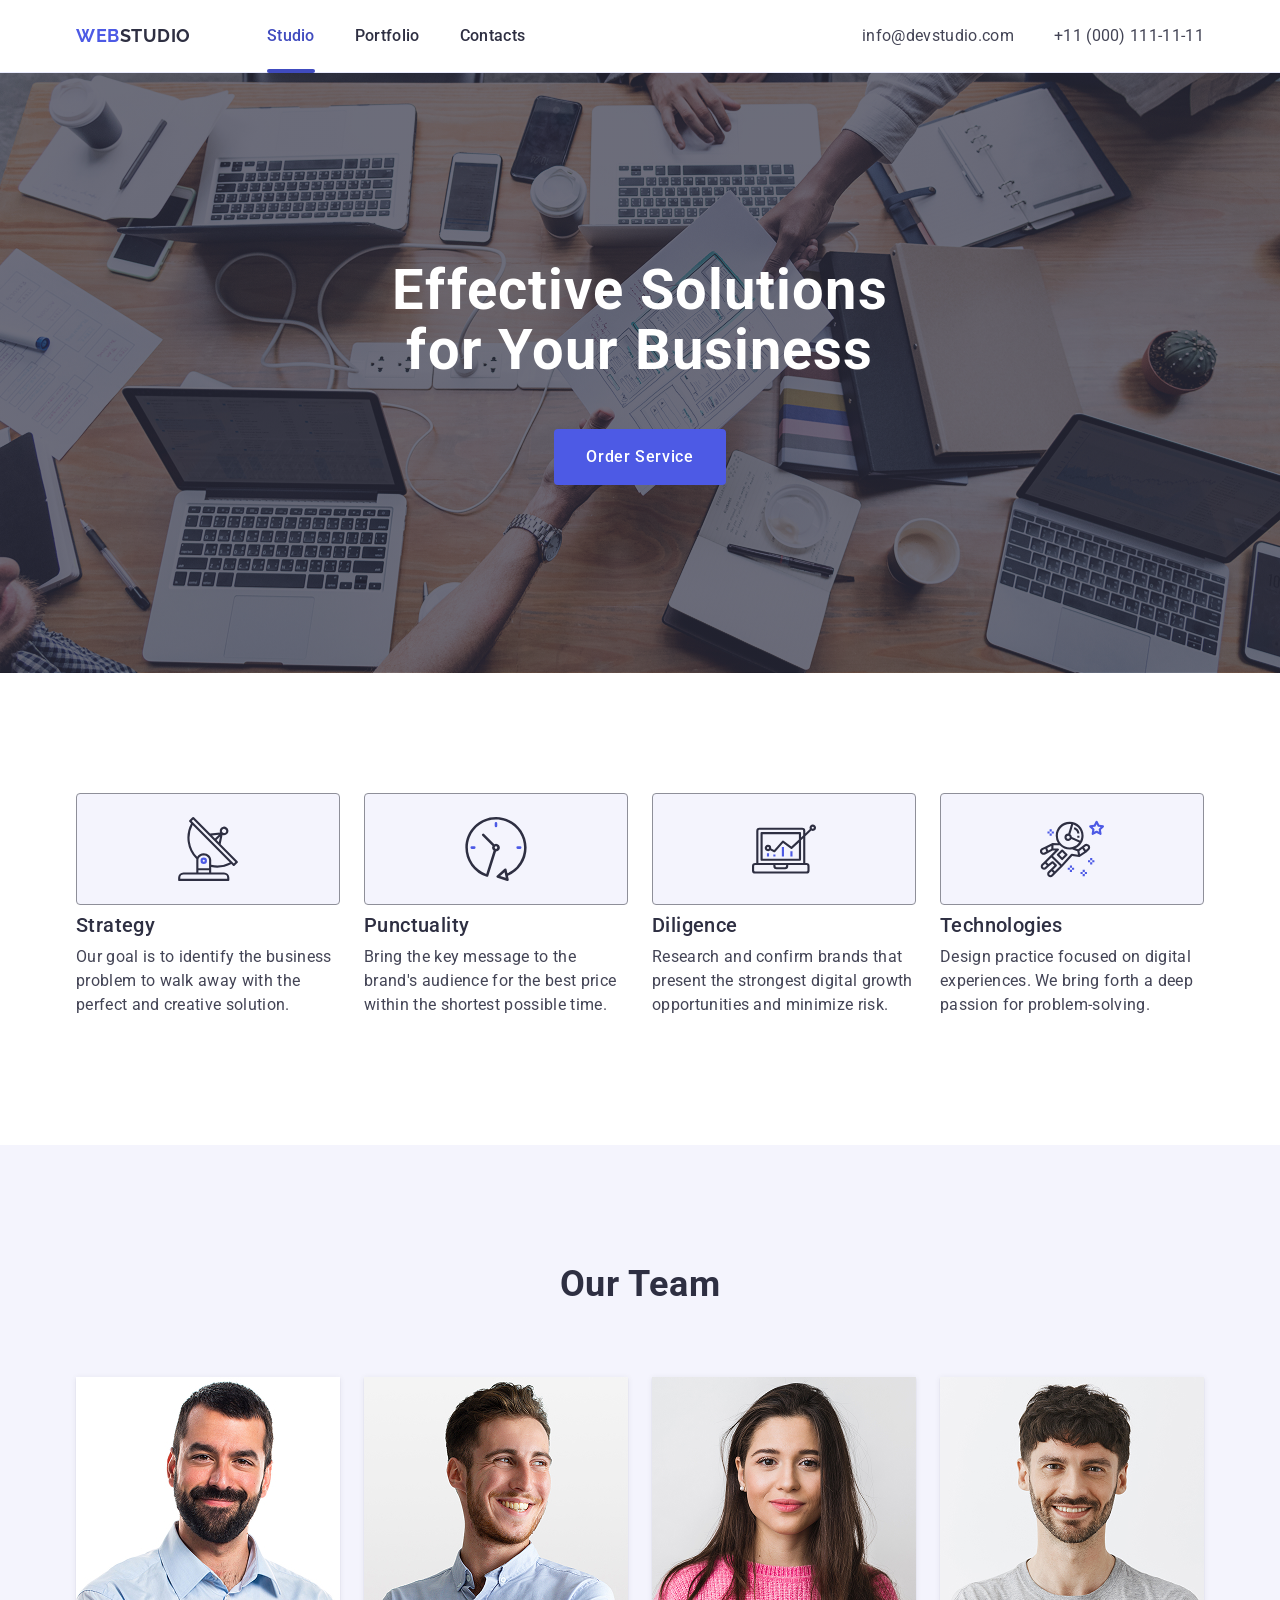
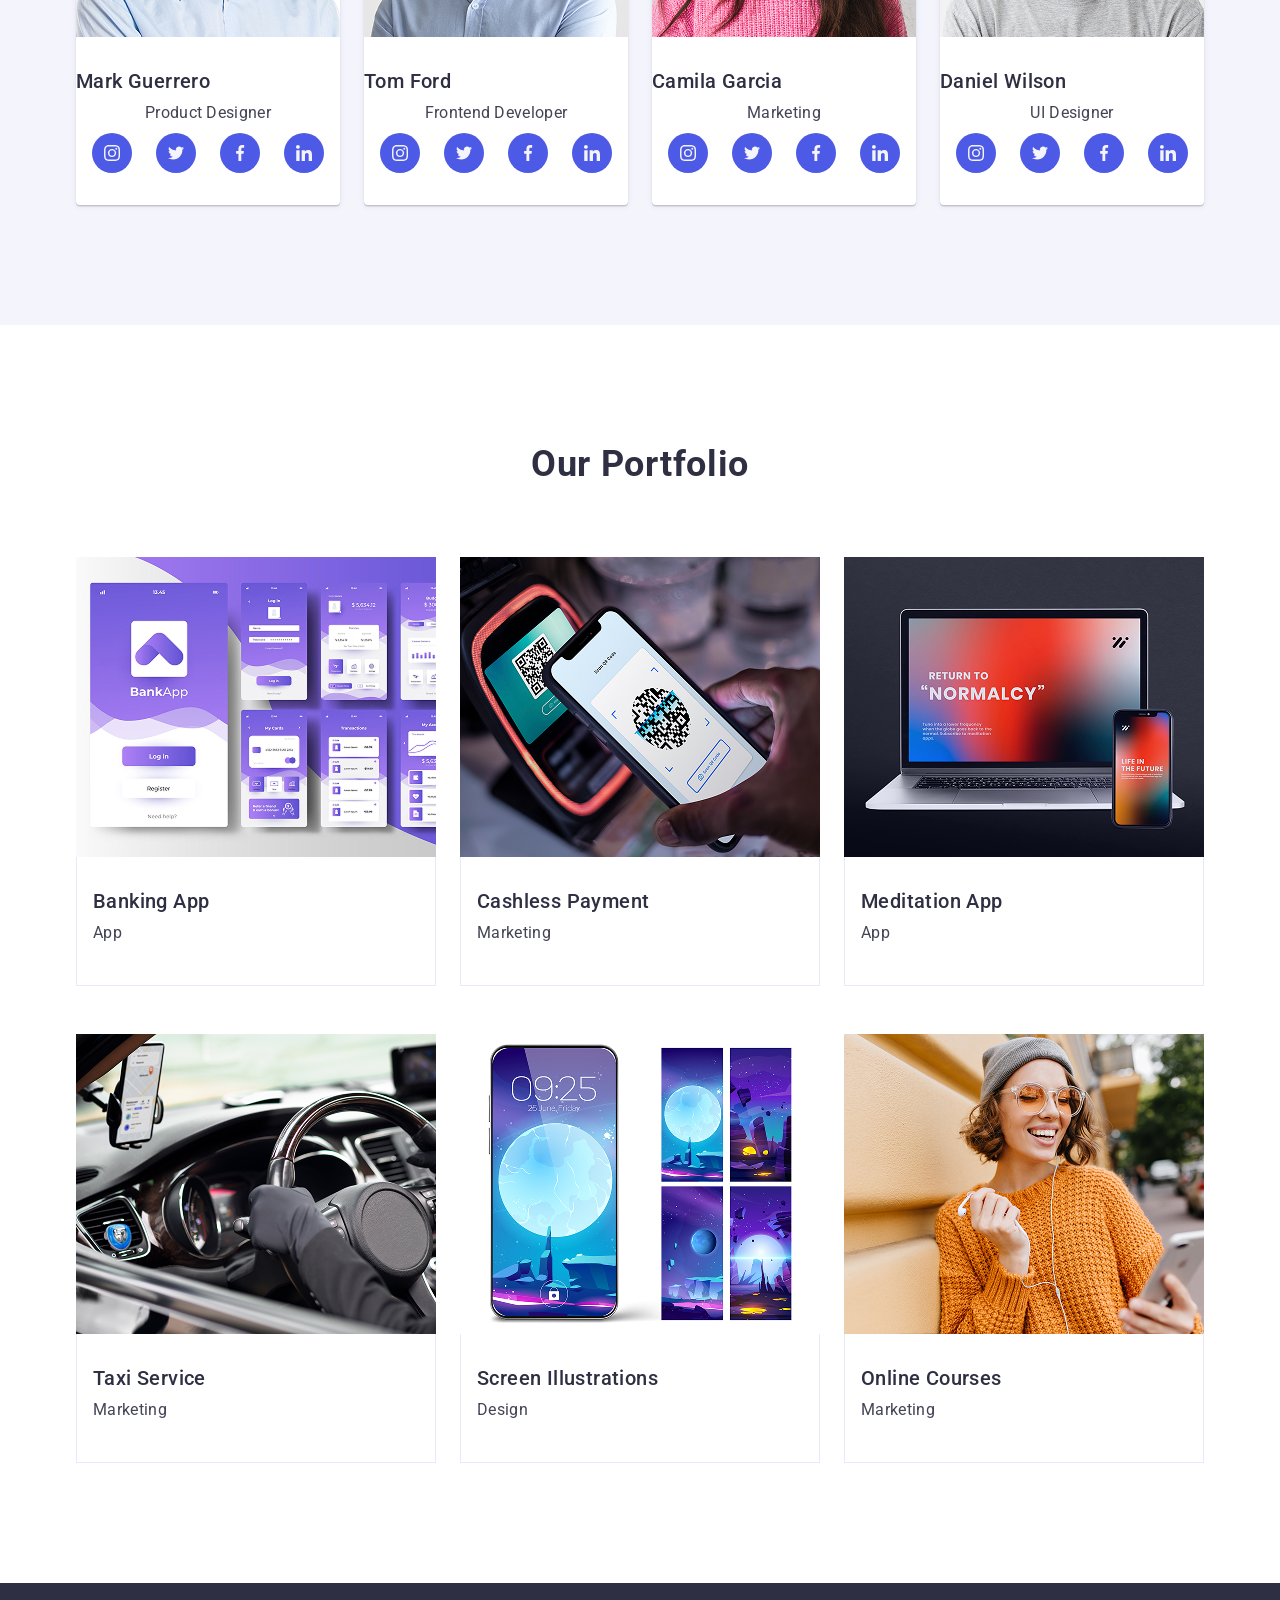
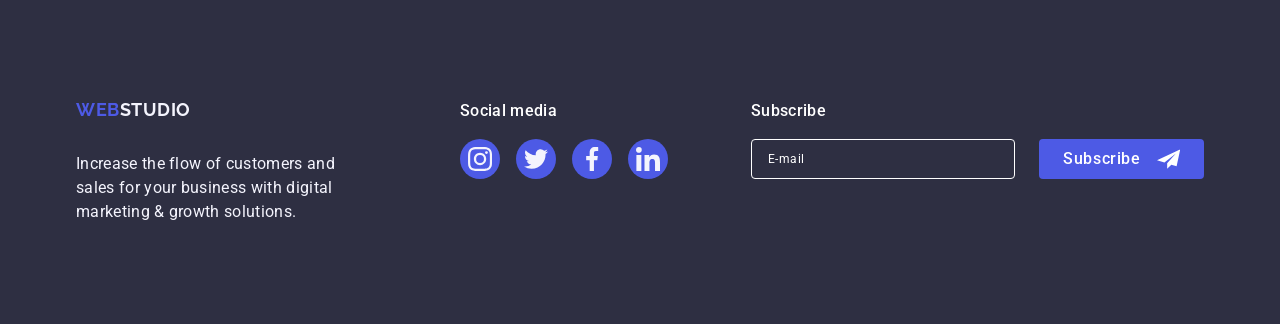
<file: index.html>
<!doctype html>
<html lang="en">
  <head>
    <meta charset="UTF-8" />
    <meta name="viewport" content="width=device-width, initial-scale=1.0" />
    <title>WebStudio</title>

    <link rel="preconnect" href="https://fonts.googleapis.com" />
    <link rel="preconnect" href="https://fonts.gstatic.com" crossorigin />
    <link
      href="https://fonts.googleapis.com/css2?family=Raleway:wght@700&family=Roboto:wght@400;500;700&display=swap"
      rel="stylesheet"
    />
    <link
      rel="stylesheet"
      href="https://cdnjs.cloudflare.com/ajax/libs/modern-normalize/3.0.1/modern-normalize.min.css"
      integrity="sha512-q6WgHqiHlKyOqslT/lgBgodhd03Wp4BEqKeW6nNtlOY4quzyG3VoQKFrieaCeSnuVseNKRGpGeDU3qPmabCANg=="
      crossorigin="anonymous"
      referrerpolicy="no-referrer"
    />
    <link rel="stylesheet" href="./css/main.css" />
  </head>
  <body>
    <!--====== Header ======-->
    <header id="header" class="header-page">
      <div class="container header-container">
        <a class="logo header-logo" href="./index.html"
          >Web<span class="logo-part">Studio</span></a
        >
        <nav class="nav-page">
          <ul class="nav-list">
            <li class="nav-item">
              <a class="nav-item-link-one" href="./index.html">Studio</a>
            </li>
            <li class="nav-item">
              <a class="nav-item-link" href="">Portfolio</a>
            </li>
            <li class="nav-item">
              <a class="nav-item-link" href="">Contacts</a>
            </li>
          </ul>
        </nav>
        <address class="contacts">
          <ul class="contacts-list">
            <li class="contacts-item">
              <a class="contacts-link" href="mailto:info@devstudio.com"
                >info@devstudio.com</a
              >
            </li>
            <li class="contacts-item">
              <a class="contacts-link" href="tel:+110001111111"
                >+11 (000) 111-11-11</a
              >
            </li>
          </ul>
        </address>
        <button
          class="menu-toggle js-open-menu"
          type="button"
          aria-expanded="false"
          aria-controls="mobile-menu"
        >
          <svg class="icon-burger-menu" width="24" height="24">
            <use href="./images/icons.svg#icon-burger-menu"></use>
          </svg>
        </button>
      </div>
    </header>
    <!-- ====== Hero ====== -->
    <main>
      <section id="hero" class="hero">
        <div class="container hero-cont">
          <h1 class="hero-title">Effective Solutions for Your Business</h1>
          <button class="hero-btn" type="button">Order Service</button>
        </div>
      </section>
      <!-- #region Features -->
      <section id="features" class="section-serv">
        <div class="container section-cont">
          <h2 class="hero-desc sr-only">Our features</h2>
          <ul class="hero-list">
            <li class="hero-list-item">
              <div class="hero-svg-cont">
                <svg class="icon" width="64" height="64">
                  <use href="./images/icons.svg#icon-antenna"></use>
                </svg>
              </div>
              <h3 class="title-desc">Strategy</h3>
              <p class="text-desc">
                Our goal is to identify the business problem to walk away with
                the perfect and creative solution.
              </p>
            </li>
            <li class="hero-list-item">
              <div class="hero-svg-cont">
                <svg class="icon" width="64" height="64">
                  <use href="./images/icons.svg#icon-clock"></use>
                </svg>
              </div>
              <h3 class="title-desc">Punctuality</h3>
              <p class="text-desc">
                Bring the key message to the brand's audience for the best price
                within the shortest possible time.
              </p>
            </li>
            <li class="hero-list-item">
              <div class="hero-svg-cont">
                <svg class="icon" width="64" height="64">
                  <use href="./images/icons.svg#icon-diagram"></use>
                </svg>
              </div>
              <h3 class="title-desc">Diligence</h3>
              <p class="text-desc">
                Research and confirm brands that present the strongest digital
                growth opportunities and minimize risk.
              </p>
            </li>
            <li class="hero-list-item">
              <div class="hero-svg-cont">
                <svg class="icon" width="64" height="64">
                  <use href="./images/icons.svg#icon-astronaut"></use>
                </svg>
              </div>
              <h3 class="title-desc">Technologies</h3>
              <p class="text-desc">
                Design practice focused on digital experiences. We bring forth a
                deep passion for problem-solving.
              </p>
            </li>
          </ul>
        </div>
      </section>
      <!-- #region Team -->
      <section id="team" class="section-hero">
        <div class="container">
          <h2 class="section-title">Our Team</h2>
          <ul class="section-list">
            <li class="section-item">
              <img
                src="./images/team/team-1.jpg"
                srcset="
                  ./images/team/team-1.jpg    1x,
                  ./images/team/team-1@2x.jpg 2x
                "
                alt="Mark Guerrero avatar"
                width="264"
                height="260"
              />
              <div class="foto-desc">
                <h3 class="title-desc">Mark Guerrero</h3>
                <p class="text-desc">Product Designer</p>

                <ul class="social-masager">
                  <li class="social-icon">
                    <a class="social-icon-link" href="">
                      <svg class="svg-socal-icon" width="16" height="16">
                        <use href="./images/icons.svg#icon-instagram"></use>
                      </svg>
                    </a>
                  </li>
                  <li class="social-icon">
                    <a class="social-icon-link" href="">
                      <svg class="svg-socal-icon" width="16" height="16">
                        <use href="./images/icons.svg#icon-twitter"></use>
                      </svg>
                    </a>
                  </li>
                  <li class="social-icon">
                    <a class="social-icon-link" href="">
                      <svg class="svg-socal-icon" width="16" height="16">
                        <use href="./images/icons.svg#icon-facebook"></use>
                      </svg>
                    </a>
                  </li>
                  <li class="social-icon">
                    <a class="social-icon-link" href="">
                      <svg class="svg-socal-icon" width="16" height="16">
                        <use href="./images/icons.svg#icon-linkedin"></use>
                      </svg>
                    </a>
                  </li>
                </ul>
              </div>
            </li>
            <li class="section-item">
              <img
                src="./images/team/team-2.jpg"
                srcset="
                  ./images/team/team-2.jpg    1x,
                  ./images/team/team-2@2x.jpg 2x
                "
                alt="Tom Ford avatar"
                width="264"
                height="260"
              />
              <div class="foto-desc">
                <h3 class="title-desc">Tom Ford</h3>
                <p class="text-desc">Frontend Developer</p>
                <ul class="social-masager">
                  <li class="social-icon">
                    <a class="social-icon-link" href="">
                      <svg class="svg-socal-icon" width="16" height="16">
                        <use href="./images/icons.svg#icon-instagram"></use>
                      </svg>
                    </a>
                  </li>
                  <li class="social-icon">
                    <a class="social-icon-link" href="">
                      <svg class="svg-socal-icon" width="16" height="16">
                        <use href="./images/icons.svg#icon-twitter"></use>
                      </svg>
                    </a>
                  </li>
                  <li class="social-icon">
                    <a class="social-icon-link" href="">
                      <svg class="svg-socal-icon" width="16" height="16">
                        <use href="./images/icons.svg#icon-facebook"></use>
                      </svg>
                    </a>
                  </li>
                  <li class="social-icon">
                    <a class="social-icon-link" href="">
                      <svg class="svg-socal-icon" width="16" height="16">
                        <use href="./images/icons.svg#icon-linkedin"></use>
                      </svg>
                    </a>
                  </li>
                </ul>
              </div>
            </li>
            <li class="section-item">
              <img
                src="./images/team/team-3.jpg"
                srcset="
                  ./images/team/team-3.jpg    1x,
                  ./images/team/team-3@2x.jpg 2x
                "
                alt="Camila Garcia avatar"
                width="264"
                height="260"
              />
              <div class="foto-desc">
                <h3 class="title-desc">Camila Garcia</h3>
                <p class="text-desc">Marketing</p>
                <ul class="social-masager">
                  <li class="social-icon">
                    <a class="social-icon-link" href="">
                      <svg class="svg-socal-icon" width="16" height="16">
                        <use href="./images/icons.svg#icon-instagram"></use>
                      </svg>
                    </a>
                  </li>
                  <li class="social-icon">
                    <a class="social-icon-link" href="">
                      <svg class="svg-socal-icon" width="16" height="16">
                        <use href="./images/icons.svg#icon-twitter"></use>
                      </svg>
                    </a>
                  </li>
                  <li class="social-icon">
                    <a class="social-icon-link" href="">
                      <svg class="svg-socal-icon" width="16" height="16">
                        <use href="./images/icons.svg#icon-facebook"></use>
                      </svg>
                    </a>
                  </li>
                  <li class="social-icon">
                    <a class="social-icon-link" href="">
                      <svg class="svg-socal-icon" width="16" height="16">
                        <use href="./images/icons.svg#icon-linkedin"></use>
                      </svg>
                    </a>
                  </li>
                </ul>
              </div>
            </li>
            <li class="section-item">
              <img
                src="./images/team/team-4.jpg"
                srcset="
                  ./images/team/team-4.jpg    1x,
                  ./images/team/team-4@2x.jpg 2x
                "
                alt="Daniel Wilson avatar"
                width="264"
                height="260"
              />
              <div class="foto-desc">
                <h3 class="title-desc">Daniel Wilson</h3>
                <p class="text-desc">UI Designer</p>
                <ul class="social-masager">
                  <li class="social-icon">
                    <a class="social-icon-link" href="">
                      <svg class="svg-socal-icon" width="16" height="16">
                        <use href="./images/icons.svg#icon-instagram"></use>
                      </svg>
                    </a>
                  </li>
                  <li class="social-icon">
                    <a class="social-icon-link" href="">
                      <svg class="svg-socal-icon" width="16" height="16">
                        <use href="./images/icons.svg#icon-twitter"></use>
                      </svg>
                    </a>
                  </li>
                  <li class="social-icon">
                    <a class="social-icon-link" href="">
                      <svg class="svg-socal-icon" width="16" height="16">
                        <use href="./images/icons.svg#icon-facebook"></use>
                      </svg>
                    </a>
                  </li>
                  <li class="social-icon">
                    <a class="social-icon-link" href="">
                      <svg class="svg-socal-icon" width="16" height="16">
                        <use href="./images/icons.svg#icon-linkedin"></use>
                      </svg>
                    </a>
                  </li>
                </ul>
              </div>
            </li>
          </ul>
        </div>
      </section>
      <!-- #region Portfolio -->
      <section id="portfolio" class="section-tech">
        <div class="container">
          <h2 class="section-title">Our Portfolio</h2>
          <ul class="tech-desc-title">
            <li class="tech-desc">
              <div class="open-foto">
                <img
                  class="tech-foto"
                  src="./images/portfolio/portfolio-1.jpg"
                  srcset="
                    ./images/portfolio/portfolio-1.jpg    1x,
                    ./images/portfolio/portfolio-1@2x.jpg 2x
                  "
                  alt="Banking App image"
                  width="360"
                  height="300"
                />
                <p class="over-info">
                  14 Stylish and User-Friendly App Design Concepts · Task
                  Manager App · Calorie Tracker App · Exotic Fruit Ecommerce App
                  · Cloud Storage App
                </p>
              </div>
              <div class="section-tech-cont">
                <h3 class="title-desc">Banking App</h3>
                <p class="text-desc">App</p>
              </div>
            </li>
            <li class="tech-desc">
              <div class="open-foto">
                <img
                  class="tech-foto"
                  src="./images/portfolio/portfolio-2.jpg"
                  srcset="
                    ./images/portfolio/portfolio-2.jpg    1x,
                    ./images/portfolio/portfolio-2@2x.jpg 2x
                  "
                  alt="Cashless Payment image"
                  width="360"
                  height="300"
                />
                <p class="over-info">
                  14 Stylish and User-Friendly App Design Concepts · Task
                  Manager App · Calorie Tracker App · Exotic Fruit Ecommerce App
                  · Cloud Storage App
                </p>
              </div>
              <div class="section-tech-cont">
                <h3 class="title-desc">Cashless Payment</h3>
                <p class="text-desc">Marketing</p>
              </div>
            </li>
            <li class="tech-desc">
              <div class="open-foto">
                <img
                  class="tech-foto"
                  src="./images/portfolio/portfolio-3.jpg"
                  srcset="
                    ./images/portfolio/portfolio-3.jpg    1x,
                    ./images/portfolio/portfolio-3@2x.jpg 2x
                  "
                  alt="Meditation App image"
                  width="360"
                  height="300"
                />
                <p class="over-info">
                  14 Stylish and User-Friendly App Design Concepts · Task
                  Manager App · Calorie Tracker App · Exotic Fruit Ecommerce App
                  · Cloud Storage App
                </p>
              </div>
              <div class="section-tech-cont">
                <h3 class="title-desc">Meditation App</h3>
                <p class="text-desc">App</p>
              </div>
            </li>
            <li class="tech-desc">
              <div class="open-foto">
                <img
                  class="tech-foto"
                  src="./images/portfolio/portfolio-4.jpg"
                  srcset="
                    ./images/portfolio/portfolio-4.jpg    1x,
                    ./images/portfolio/portfolio-4@2x.jpg 2x
                  "
                  alt="Taxi Service image"
                  width="360"
                  height="300"
                />
                <p class="over-info">
                  14 Stylish and User-Friendly App Design Concepts · Task
                  Manager App · Calorie Tracker App · Exotic Fruit Ecommerce App
                  · Cloud Storage App
                </p>
              </div>
              <div class="section-tech-cont">
                <h3 class="title-desc">Taxi Service</h3>
                <p class="text-desc">Marketing</p>
              </div>
            </li>
            <li class="tech-desc">
              <div class="open-foto">
                <img
                  class="tech-foto"
                  src="./images/portfolio/portfolio-5.jpg"
                  srcset="
                    ./images/portfolio/portfolio-5.jpg    1x,
                    ./images/portfolio/portfolio-5@2x.jpg 2x
                  "
                  alt="Screen Illustrations image"
                  width="360"
                  height="300"
                />
                <p class="over-info">
                  14 Stylish and User-Friendly App Design Concepts · Task
                  Manager App · Calorie Tracker App · Exotic Fruit Ecommerce App
                  · Cloud Storage App
                </p>
              </div>
              <div class="section-tech-cont">
                <h3 class="title-desc">Screen Illustrations</h3>
                <p class="text-desc">Design</p>
              </div>
            </li>
            <li class="tech-desc">
              <div class="open-foto">
                <img
                  class="tech-foto"
                  src="./images/portfolio/portfolio-6.jpg"
                  srcset="
                    ./images/portfolio/portfolio-6.jpg    1x,
                    ./images/portfolio/portfolio-6@2x.jpg 2x
                  "
                  alt="Online Courses image"
                  width="360"
                  height="300"
                />
                <p class="over-info">
                  14 Stylish and User-Friendly App Design Concepts · Task
                  Manager App · Calorie Tracker App · Exotic Fruit Ecommerce App
                  · Cloud Storage App
                </p>
              </div>
              <div class="section-tech-cont">
                <h3 class="title-desc">Online Courses</h3>
                <p class="text-desc">Marketing</p>
              </div>
            </li>
          </ul>
        </div>
      </section>
    </main>
    <!-- ======Footer===== -->
    <footer id="footer" class="page-footer">
      <div class="container footer-container">
        <div class="footer-logo">
          <a class="logo footer-logo-link" href="./index.html"
            >Web<span class="logo-part">Studio</span></a
          >
          <p class="footer-title">
            Increase the flow of customers and sales for your business with
            digital marketing & growth solutions.
          </p>
        </div>
        <div class="footer-cont">
          <p class="footer-text">Social media</p>
          <ul class="footer-item">
            <li class="footer-list">
              <a class="footer-icon" href="">
                <svg class="footer-social-icon" width="24" height="24">
                  <use href="./images/icons.svg#icon-instagram"></use>
                </svg>
              </a>
            </li>
            <li class="footer-list">
              <a class="footer-icon" href="">
                <svg class="footer-social-icon" width="24" height="24">
                  <use href="./images/icons.svg#icon-twitter"></use>
                </svg>
              </a>
            </li>
            <li class="footer-list">
              <a class="footer-icon" href="">
                <svg class="footer-social-icon" width="24" height="24">
                  <use href="./images/icons.svg#icon-facebook"></use>
                </svg>
              </a>
            </li>
            <li class="footer-list">
              <a class="footer-icon" href="">
                <svg class="footer-social-icon" width="24" height="24">
                  <use href="./images/icons.svg#icon-linkedin"></use>
                </svg>
              </a>
            </li>
          </ul>
        </div>
        <div class="footer-subscribe">
          <p class="footer-subscribe-label">Subscribe</p>
          <form class="footer-subscribe-form">
            <input
              type="email"
              name="email"
              class="footer-subscribe-input"
              placeholder="E-mail"
            />
            <button type="submit" class="footer-subscribe-button">
              Subscribe
              <svg class="footer-icon-send" width="24" height="24">
                <use href="./images/icons.svg#icon-send"></use>
              </svg>
            </button>
          </form>
        </div>
      </div>
    </footer>
    <div class="mobile-menu js-menu-container" id="mobile-menu">
      <div class="container mobile-menu-container">
        <button class="mobile-menu-close js-close-menu" type="button">
          <svg class="mobile-menu-close-icon icon-color" width="8" height="8">
            <use href="./images/icons.svg#icon-close"></use>
          </svg>
        </button>

        <nav class="mobile-nav">
          <ul class="mobile-nav-list">
            <li class="mobile-nav-item">
              <a class="mobile-nav-link current" href="#features">Studio</a>
            </li>
            <li class="mobile-nav-item">
              <a class="mobile-nav-link" href="#portfolio">Portfolio</a>
            </li>
            <li class="mobile-nav-item">
              <a class="mobile-nav-link" href="#contacts">Contacts</a>
            </li>
          </ul>
        </nav>

        <div class="mobile-menu-bottom">
          <address class="mobile-address">
            <ul class="mobile-address-list">
              <li class="mobile-address-item">
                <a class="mobile-address-link accent" href="tel:+110001111111"
                  >+11 (000) 111-11-11</a
                >
              </li>
              <li class="mobile-address-item">
                <a class="mobile-address-link" href="mailto:info@devstudio.com"
                  >info@devstudio.com</a
                >
              </li>
            </ul>
          </address>
          <ul class="mobile-social-list">
            <li class="mobile-social-item">
              <a href="" class="mobile-social-link">
                <svg class="mobile-social-icon" width="24" height="24">
                  <use href="./images/icons.svg#icon-instagram"></use>
                </svg>
              </a>
            </li>
            <li class="mobile-social-item">
              <a href="" class="mobile-social-link">
                <svg class="mobile-social-icon" width="24" height="24">
                  <use href="./images/icons.svg#icon-twitter"></use>
                </svg>
              </a>
            </li>
            <li class="mobile-social-item">
              <a href="" class="mobile-social-link">
                <svg class="mobile-social-icon" width="24" height="24">
                  <use href="./images/icons.svg#icon-facebook"></use>
                </svg>
              </a>
            </li>
            <li class="mobile-social-item">
              <a href="" class="mobile-social-link">
                <svg class="mobile-social-icon" width="24" height="24">
                  <use href="./images/icons.svg#icon-linkedin"></use>
                </svg>
              </a>
            </li>
          </ul>
        </div>
      </div>
    </div>
    <!----- #region Modal ------>
    <div class="backdrop" id="modal">
      <div class="modal">
        <button class="close-popup" type="button">
          <svg width="8" height="8">
            <use href="./images/icons.svg#icon-close"></use>
          </svg>
        </button>
        <p class="popup-title">Leave your contacts and we will call you back</p>
        <form>
          <div class="input-wrapper">
            <label for="form-name" class="form-label">Name </label>
            <div class="input-swg-wrapper">
              <input
                type="text"
                id="form-name"
                class="input-text"
                name="name"
              />
              <svg width="18" height="24" class="form-icon">
                <use href="./images/icons.svg#icon-person"></use>
              </svg>
            </div>
          </div>
          <div class="input-wrapper">
            <label for="form-phone" class="form-label">Phone </label>
            <div class="input-swg-wrapper">
              <input type="tel" class="input-text" id="form-phone" name="tel" />
              <svg width="18" height="24" class="form-icon">
                <use href="./images/icons.svg#icon-phone"></use>
              </svg>
            </div>
          </div>
          <div class="input-wrapper">
            <label for="form-email" class="form-label">Email </label>
            <div class="input-swg-wrapper">
              <input
                type="email"
                class="input-text"
                id="form-email"
                name="email"
              />
              <svg width="18" height="24" class="form-icon">
                <use href="./images/icons.svg#icon-email"></use>
              </svg>
            </div>
          </div>
          <div class="input-comment">
            <label for="form-comment" class="form-label">Comment </label>
            <textarea
              id="form-comment"
              name="comment"
              class="input-textarea"
              placeholder="Text input"
            ></textarea>
          </div>
          <div class="checkbox-wrapper">
            <input
              type="checkbox"
              name="form-checkbox"
              id="form-checkbox"
              class="native-checkbox sr-only"
            />
            <label for="form-checkbox" class="checkbox-label">
              <span class="custom-checkbox">
                <svg width="10" height="8" class="checkbox-icon">
                  <use href="./images/icons.svg#icon-check-mark"></use>
                </svg>
              </span>
              I accept the terms and conditions of the
              <a href="" class="color-policy">Privacy Policy</a>
            </label>
          </div>
          <button type="submit" class="submit-btn">Send</button>
        </form>
      </div>
    </div>
  </body>
</html>
</file>
<file: css/main.css>
@import './common.css';
@import './header.css';
@import './hero.css';
@import './features.css';
@import './team.css';
@import './portfolio.css';
@import './footer.css';
@import './modal.css';
@import './mobile-menu.css';
</file>
